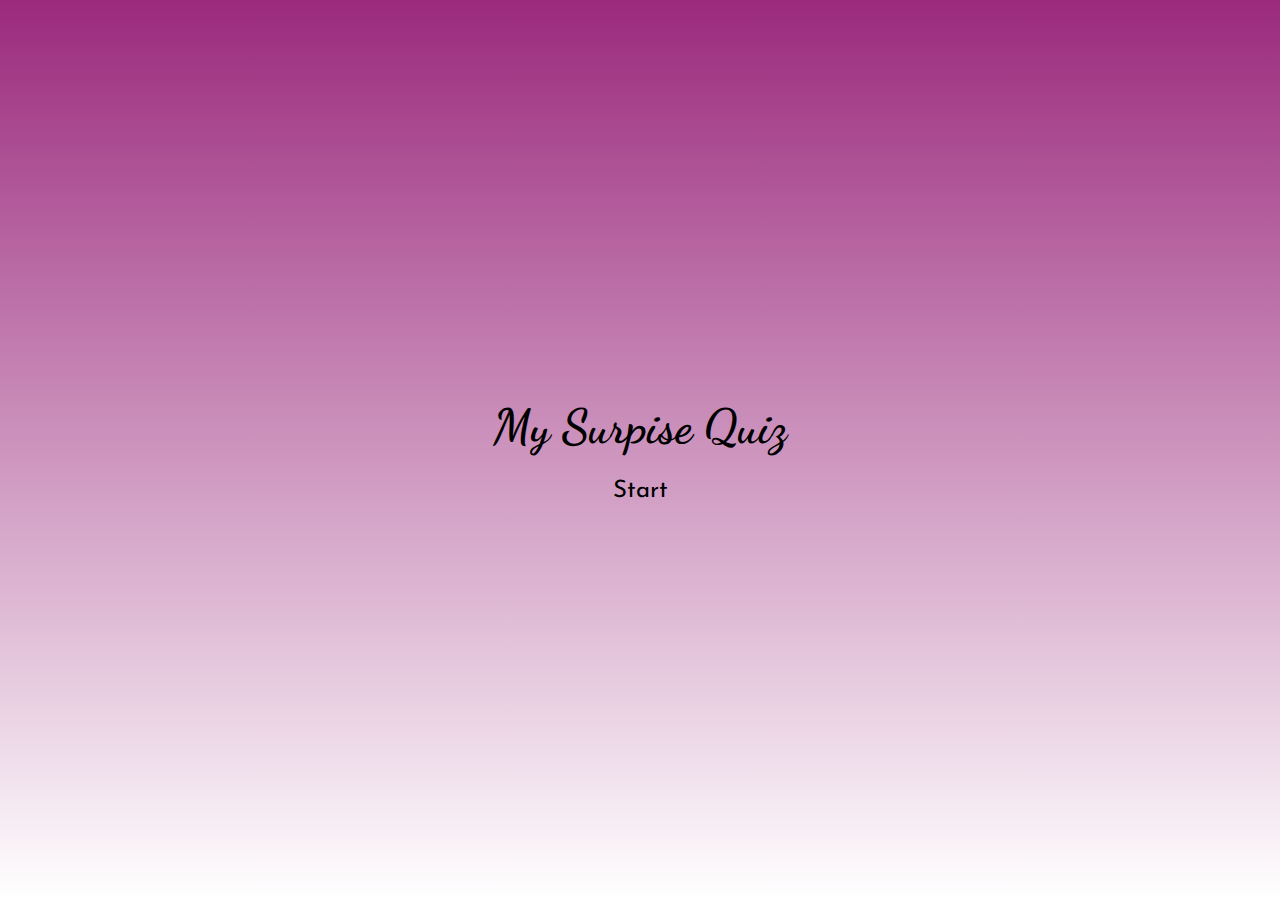
<file: index.html>
<!DOCTYPE html>
<html lang="en">
  <head>
    <meta charset="UTF-8" />
    <meta name="viewport" content="width=device-width, initial-scale=1.0" />
    <link rel="stylesheet" href="styles.css" />
    <link rel="preconnect" href="https://fonts.googleapis.com" />
    <link rel="preconnect" href="https://fonts.gstatic.com" crossorigin />
    <link
      href="https://fonts.googleapis.com/css2?family=Dancing+Script:wght@400..700&display=swap"
      rel="stylesheet"
    />
    <link rel="preconnect" href="https://fonts.googleapis.com" />
    <link rel="preconnect" href="https://fonts.gstatic.com" crossorigin />
    <link
      href="https://fonts.googleapis.com/css2?family=Josefin+Sans:ital,wght@0,100..700;1,100..700&display=swap"
      rel="stylesheet"
    />
    <title>My Surpise Quiz</title>
  </head>
  <body>
    <main class="start-page-main">
      <h1 class="start-page-title">My Surpise Quiz</h1>
      <a class="start-page-link" href="questions.html">Start</a>
    </main>
  </body>
</html>
</file>
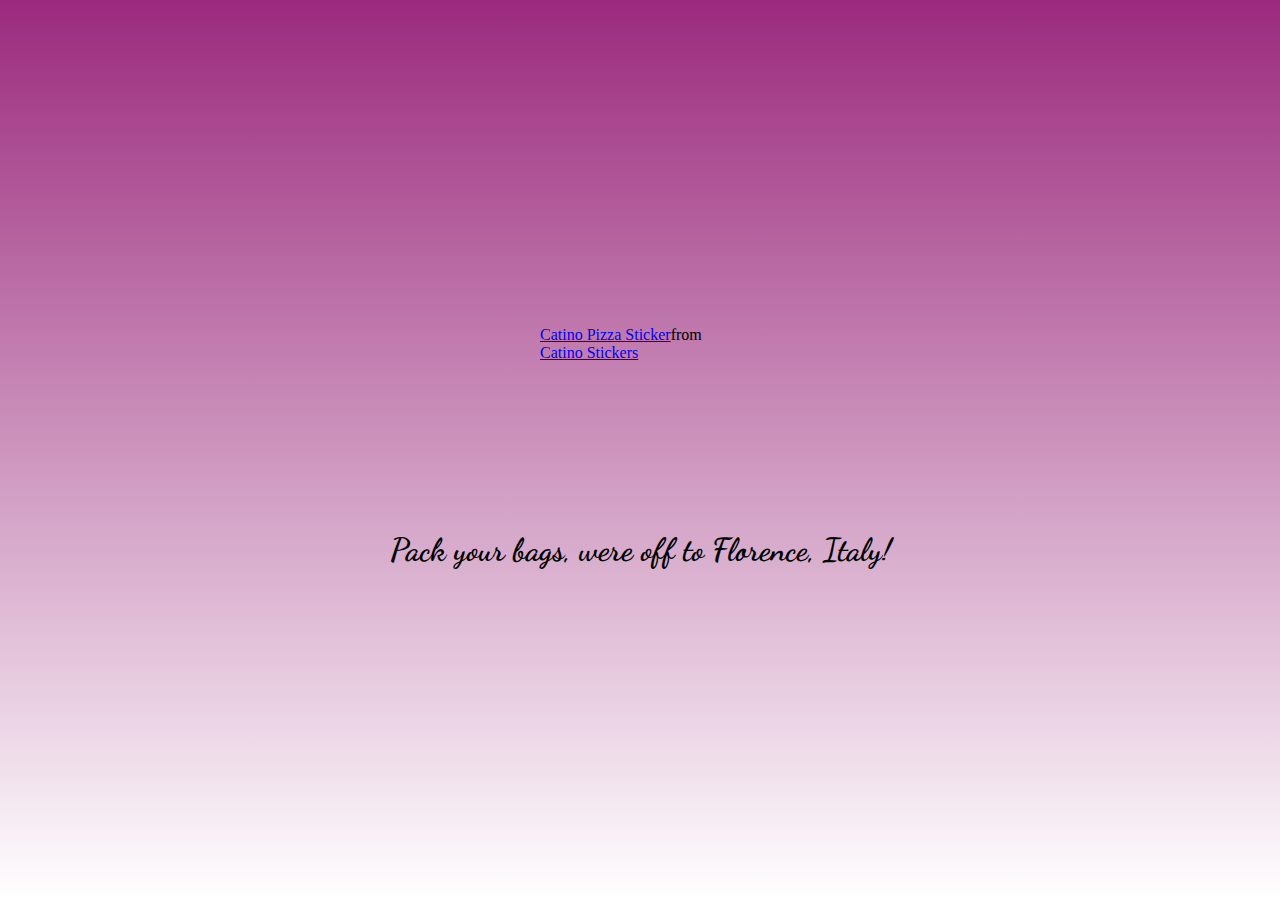
<file: prize.html>
<!DOCTYPE html>
<html lang="en">
    <head>
        <meta charset="UTF-8" />
        <meta name="viewport" content="width=device-width, initial-scale=1.0" />
        <link rel="stylesheet" href="styles.css" />
        <link rel="preconnect" href="https://fonts.googleapis.com" />
        <link rel="preconnect" href="https://fonts.gstatic.com" crossorigin />
        <link
            href="https://fonts.googleapis.com/css2?family=Dancing+Script:wght@400..700&display=swap"
            rel="stylesheet"
        />
        <link rel="preconnect" href="https://fonts.googleapis.com" />
        <link rel="preconnect" href="https://fonts.gstatic.com" crossorigin />
        <link
            href="https://fonts.googleapis.com/css2?family=Josefin+Sans:ital,wght@0,100..700;1,100..700&display=swap"
            rel="stylesheet"
        />
        <title>My Surpise Quiz</title>
    </head>
    <body>
        <main>
            <div
                class="tenor-gif-embed"
                data-postid="6163230251172818312"
                data-share-method="host"
                data-aspect-ratio="1"
                data-width="100%"
            >
                <a
                    href="https://tenor.com/view/catino-pizza-italian-cat-pizzeria-gif-6163230251172818312"
                    >Catino Pizza Sticker</a
                >from
                <a href="https://tenor.com/search/catino-stickers"
                    >Catino Stickers</a
                >
            </div>
            <script
                type="text/javascript"
                async
                src="https://tenor.com/embed.js"
            ></script>
            <h1 class="prize-page-title">
                Pack your bags, were off to Florence, Italy!
            </h1>
        </main>
    </body>
</html>
</file>
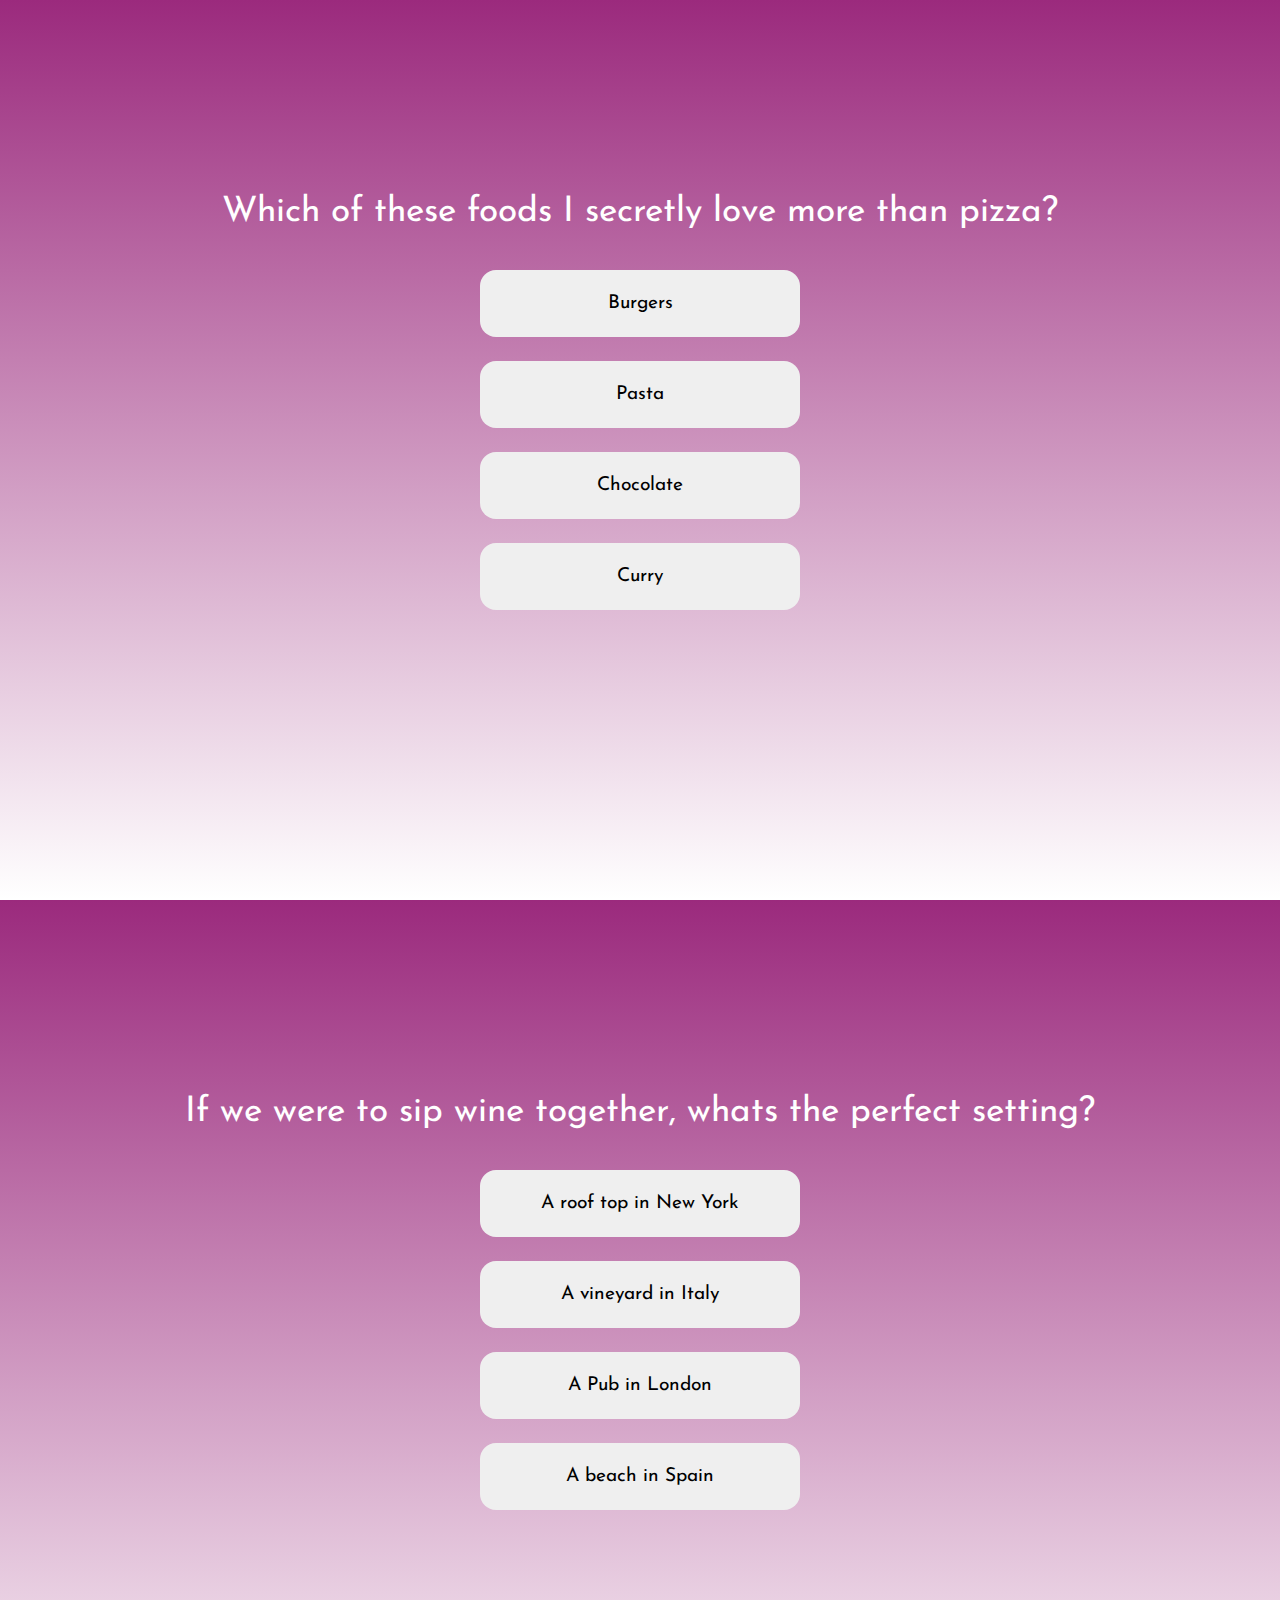
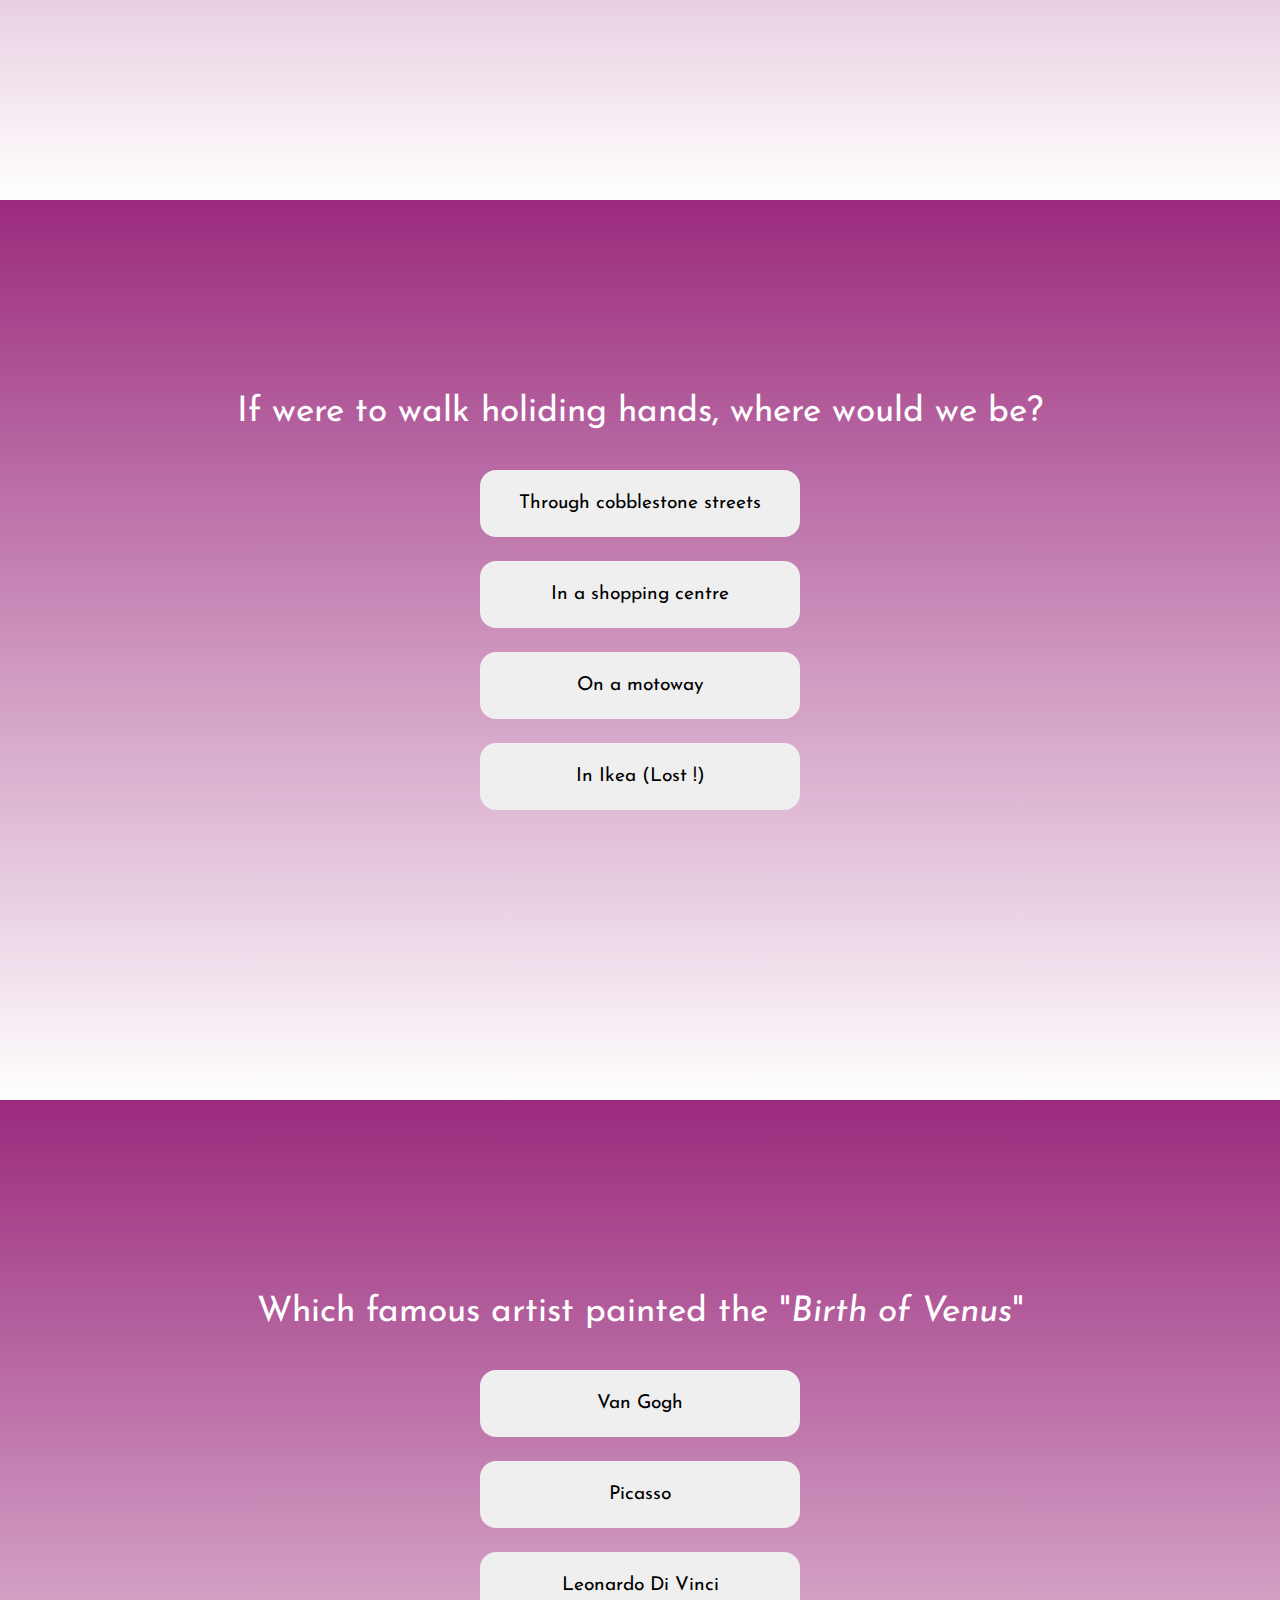
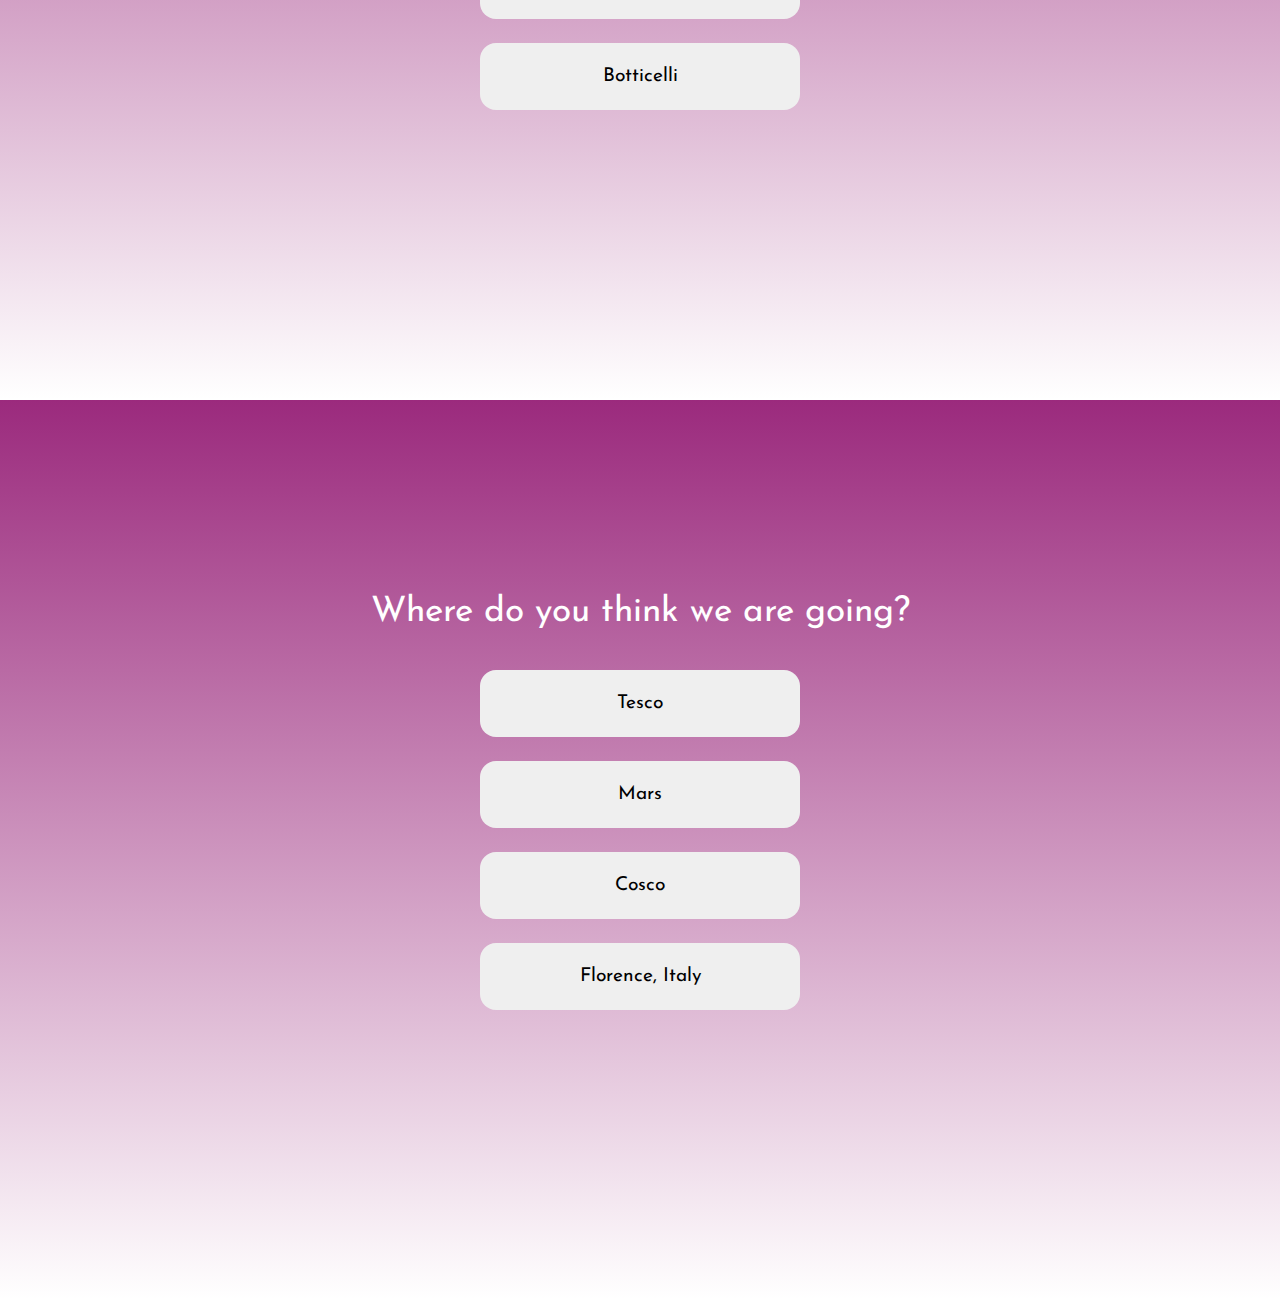
<file: questions.html>
<!DOCTYPE html>
<html lang="en">
  <head>
    <meta charset="UTF-8" />
    <meta name="viewport" content="width=device-width, initial-scale=1.0" />
    <link rel="stylesheet" href="styles.css" />
    <link rel="preconnect" href="https://fonts.googleapis.com" />
    <link rel="preconnect" href="https://fonts.gstatic.com" crossorigin />
    <link
      href="https://fonts.googleapis.com/css2?family=Dancing+Script:wght@400..700&display=swap"
      rel="stylesheet"
    />
    <link rel="preconnect" href="https://fonts.googleapis.com" />
    <link rel="preconnect" href="https://fonts.gstatic.com" crossorigin />
    <link
      href="https://fonts.googleapis.com/css2?family=Josefin+Sans:ital,wght@0,100..700;1,100..700&display=swap"
      rel="stylesheet"
    />
    <title>My Surpise Quiz</title>
  </head>
  <body>
    <section id="qs1" class="question-1">
      <p class="question-text">
        Which of these foods I secretly love more than pizza?
      </p>
      <div class="answers-container">
        <button id="q1Answer1" type="button">Burgers</button>
        <button id="q1Answer2" type="button">Pasta</button>
        <button id="q1Answer3" type="button">Chocolate</button>
        <button id="q1Answer4" type="button">Curry</button>
      </div>
      <a id="q1Next" class="next-link" href="#qs2">Next Question</a>
      <a id="tryAgainQs1" class="try-again" href="#">Try again</a>
    </section>
    <section id="qs2" class="question-2">
      <p class="question-text">
        If we were to sip wine together, whats the perfect setting?
      </p>
      <div class="answers-container">
        <button id="q2Answer1" type="button">A roof top in New York</button>
        <button id="q2Answer2" type="button">A vineyard in Italy</button>
        <button id="q2Answer3" type="button">A Pub in London</button>
        <button id="q2Answer4" type="button">A beach in Spain</button>
      </div>
      <a id="q2Next" class="next-link" href="#qs3">Next Question</a>
      <a id="tryAgainQs2" class="try-again" href="#">Try again</a>
    </section>
    <section id="qs3" class="question-3">
      <p class="question-text">
        If were to walk holiding hands, where would we be?
      </p>
      <div class="answers-container">
        <button id="q3Answer1" type="button">
          Through cobblestone streets
        </button>
        <button id="q3Answer2" type="button">In a shopping centre</button>
        <button id="q3Answer3" type="button">On a motoway</button>
        <button id="q3Answer4" type="button">In Ikea (Lost !)</button>
      </div>
      <a id="q3Next" class="next-link" href="#qs4">Next Question</a>
      <a id="tryAgainQs3" class="try-again" href="#">Try again</a>
    </section>
    <section id="qs4" class="question-4">
      <p class="question-text">
        Which famous artist painted the "<em>Birth of Venus</em>"
      </p>
      <div class="answers-container">
        <button id="q4Answer1" type="button">Van Gogh</button>
        <button id="q4Answer2" type="button">Picasso</button>
        <button id="q4Answer3" type="button">Leonardo Di Vinci</button>
        <button id="q4Answer4" type="button">Botticelli</button>
      </div>
      <a id="q4Next" class="next-link" href="#qs5">Next Question</a>
      <a id="tryAgainQs4" class="try-again" href="#">Try again</a>
    </section>
    <section id="qs5" class="question-5">
      <p class="question-text">Where do you think we are going?</p>
      <div class="answers-container">
        <button id="q5Answer1" type="button">Tesco</button>
        <button id="q5Answer2" type="button">Mars</button>
        <button id="q5Answer3" type="button">Cosco</button>
        <button id="q5Answer4" type="button">Florence, Italy</button>
      </div>
      <a id="q5Next" class="next-link" href="prize.html">End Quiz</a>
      <a id="tryAgainQs5" class="try-again" href="#">Try again</a>
    </section>
    <script src="script.js"></script>
  </body>
</html>
</file>
<file: styles.css>
/* || Global Styling */

* {
    padding: 0;
    margin: 0;
    box-sizing: border-box;
}

/* || Main Styling */
body {
    overflow-y: hidden;
}

main {
    height: 100vh;
    scroll-behavior: smooth;
    background: #9b2a7d;
    background: linear-gradient(
        180deg,
        rgba(155, 42, 125, 1) 0%,
        rgba(255, 255, 255, 0) 100%
    );
}

main,
section {
    align-items: center;
    display: flex;
    flex-direction: column;
    height: 100vh;
    justify-content: center;
    width: 100%;
}

.start-page-title {
    font-size: 3rem;
    margin-bottom: 1.5rem;
    font-family: "Dancing Script", sans-serif, serif;
}

.start-page-link {
    color: #000;
    cursor: pointer;
    font-family: "Josefin Sans", sans-serif, serif;
    font-size: 1.5rem;
    text-decoration: none;
    transition: color 0.2s ease-in-out;
}

.start-page-link:hover {
    color: #fff;
}

.start-page-link:active {
    opacity: 0.7;
}

.question-header {
    font-family: "Dancing Script", sans-serif, serif;
    margin-bottom: 1.5rem;
}

.question-text {
    color: #fff;
    font-size: 2.2rem;
    font-family: "Josefin Sans", sans-serif, serif;
    margin-bottom: 1.5rem;
    padding: 1rem;
    text-align: center;
}

.question-1,
.question-2,
.question-3,
.question-4,
.question-5 {
    height: 100vh;
    background: #9b2a7d;
    background: linear-gradient(
        180deg,
        rgba(155, 42, 125, 1) 0%,
        rgba(255, 255, 255, 0) 100%
    );
}

.answers-container {
    display: flex;
    flex-direction: column;
    gap: 1.5rem;
    margin-bottom: 4rem;
}

button {
    cursor: pointer;
    border-radius: 1rem;
    border: none;
    font-family: "Josefin Sans", sans-serif, serif;
    font-size: 1.2rem;
    padding: 1.5rem 2rem;
    width: 20rem;
    transition: background-color 0.2s ease-in-out;
}

.button-correct {
    outline: 0.2rem solid rgb(87, 190, 87);
    background-color: rgb(203, 245, 203);
}

.button-wrong {
    outline: 0.2rem solid rgb(255, 126, 126);
    background-color: rgb(255, 204, 204);
}

button:hover {
    transform: scale(1.1);
}

button:active {
    opacity: 0.7;
}

.next-link {
    opacity: 0;
    color: #9b2a7d;
    cursor: pointer;
    font-family: "Josefin Sans", sans-serif, serif;
    font-size: 1.5rem;
    text-decoration: none;
    transition: color 0.2s ease-in-out, opacity 0.2s ease-in-out;
}

.next-link-display {
    opacity: 1;
}

.next-link:hover {
    color: pink;
}

.next-link:active {
    opacity: 0.7;
}

.try-again {
    opacity: 0;
    color: #000;
    font-family: "Josefin Sans", sans-serif, serif;
    font-size: 1.4rem;
    text-decoration: none;
    transition: opacity 0.2s ease-in-out;
}

.try-again-unhide {
    opacity: 1;
}

.prize-page-title {
    font-family: "Dancing Script", sans-serif, serif;
    line-height: 150%;
    padding: 0 2rem;
    text-align: center;
}

.tenor-gif-embed {
    width: 200px;
    height: 200px;
}
</file>
